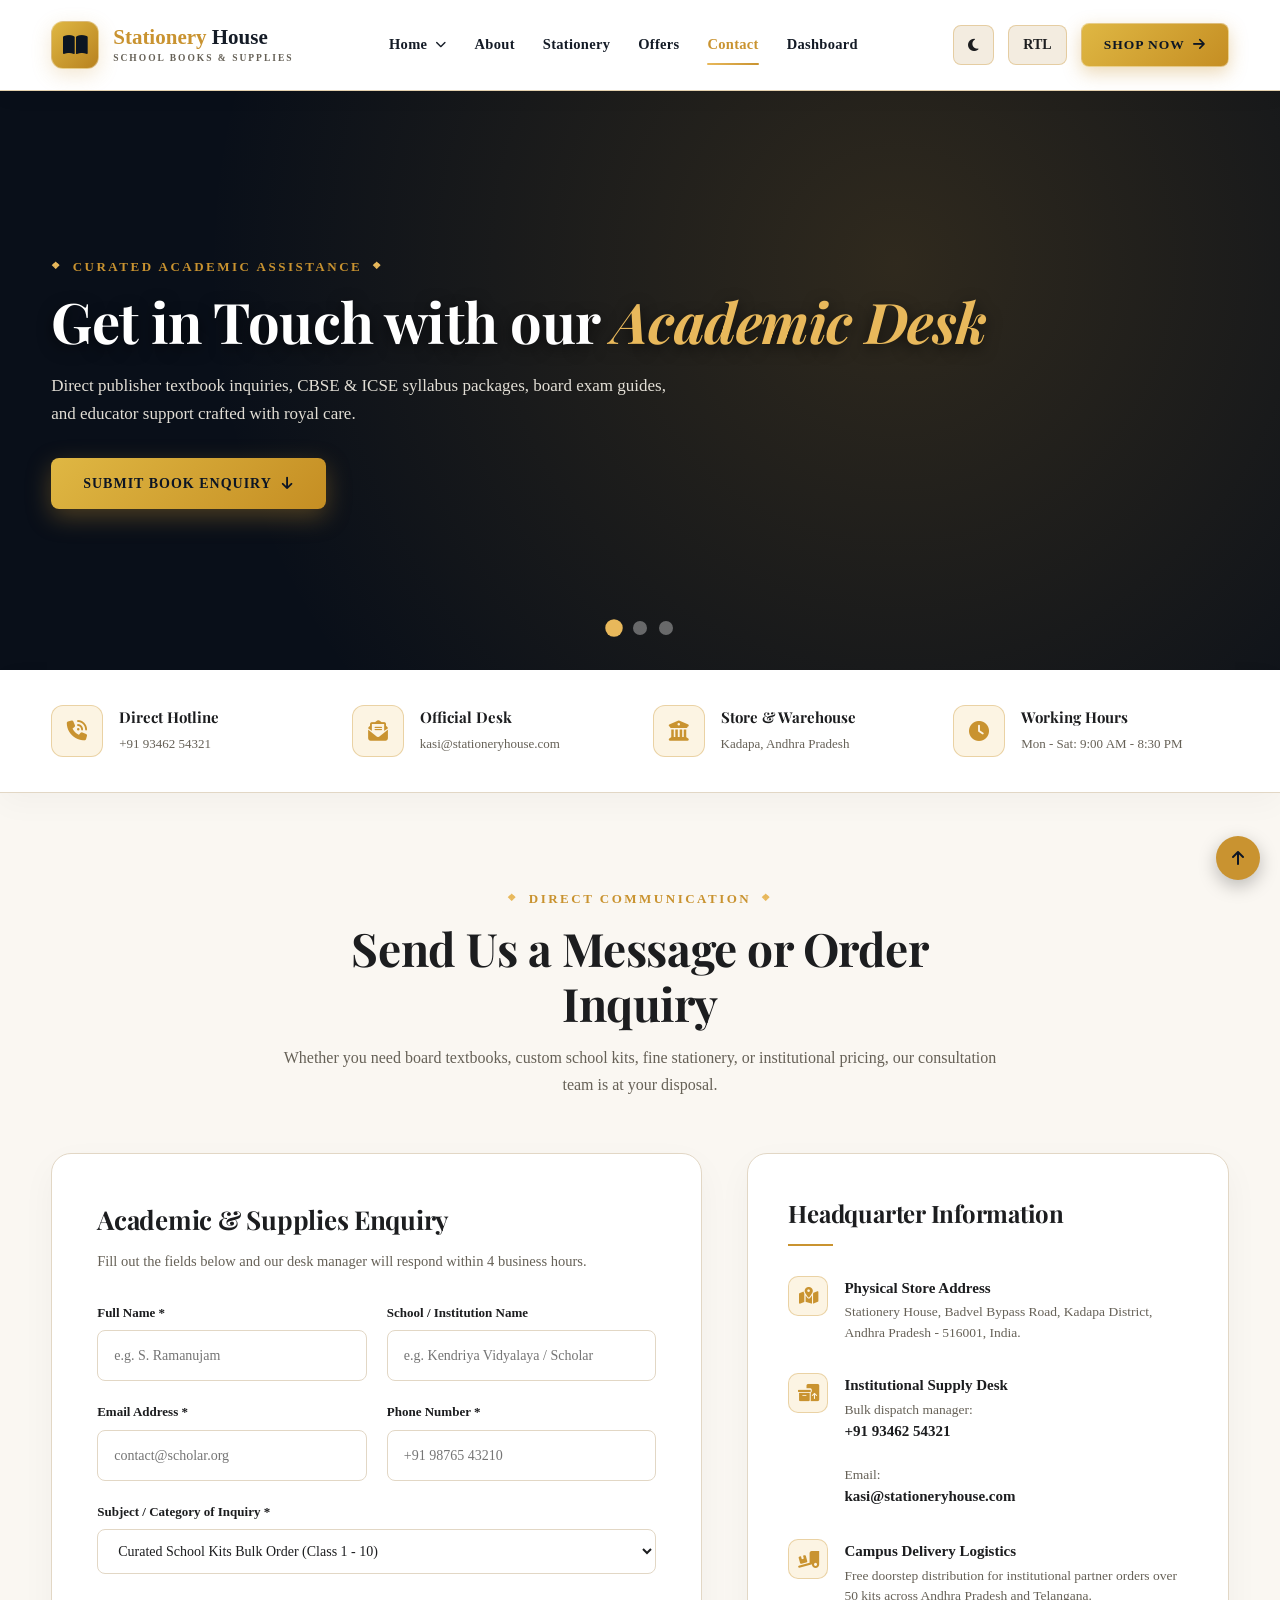
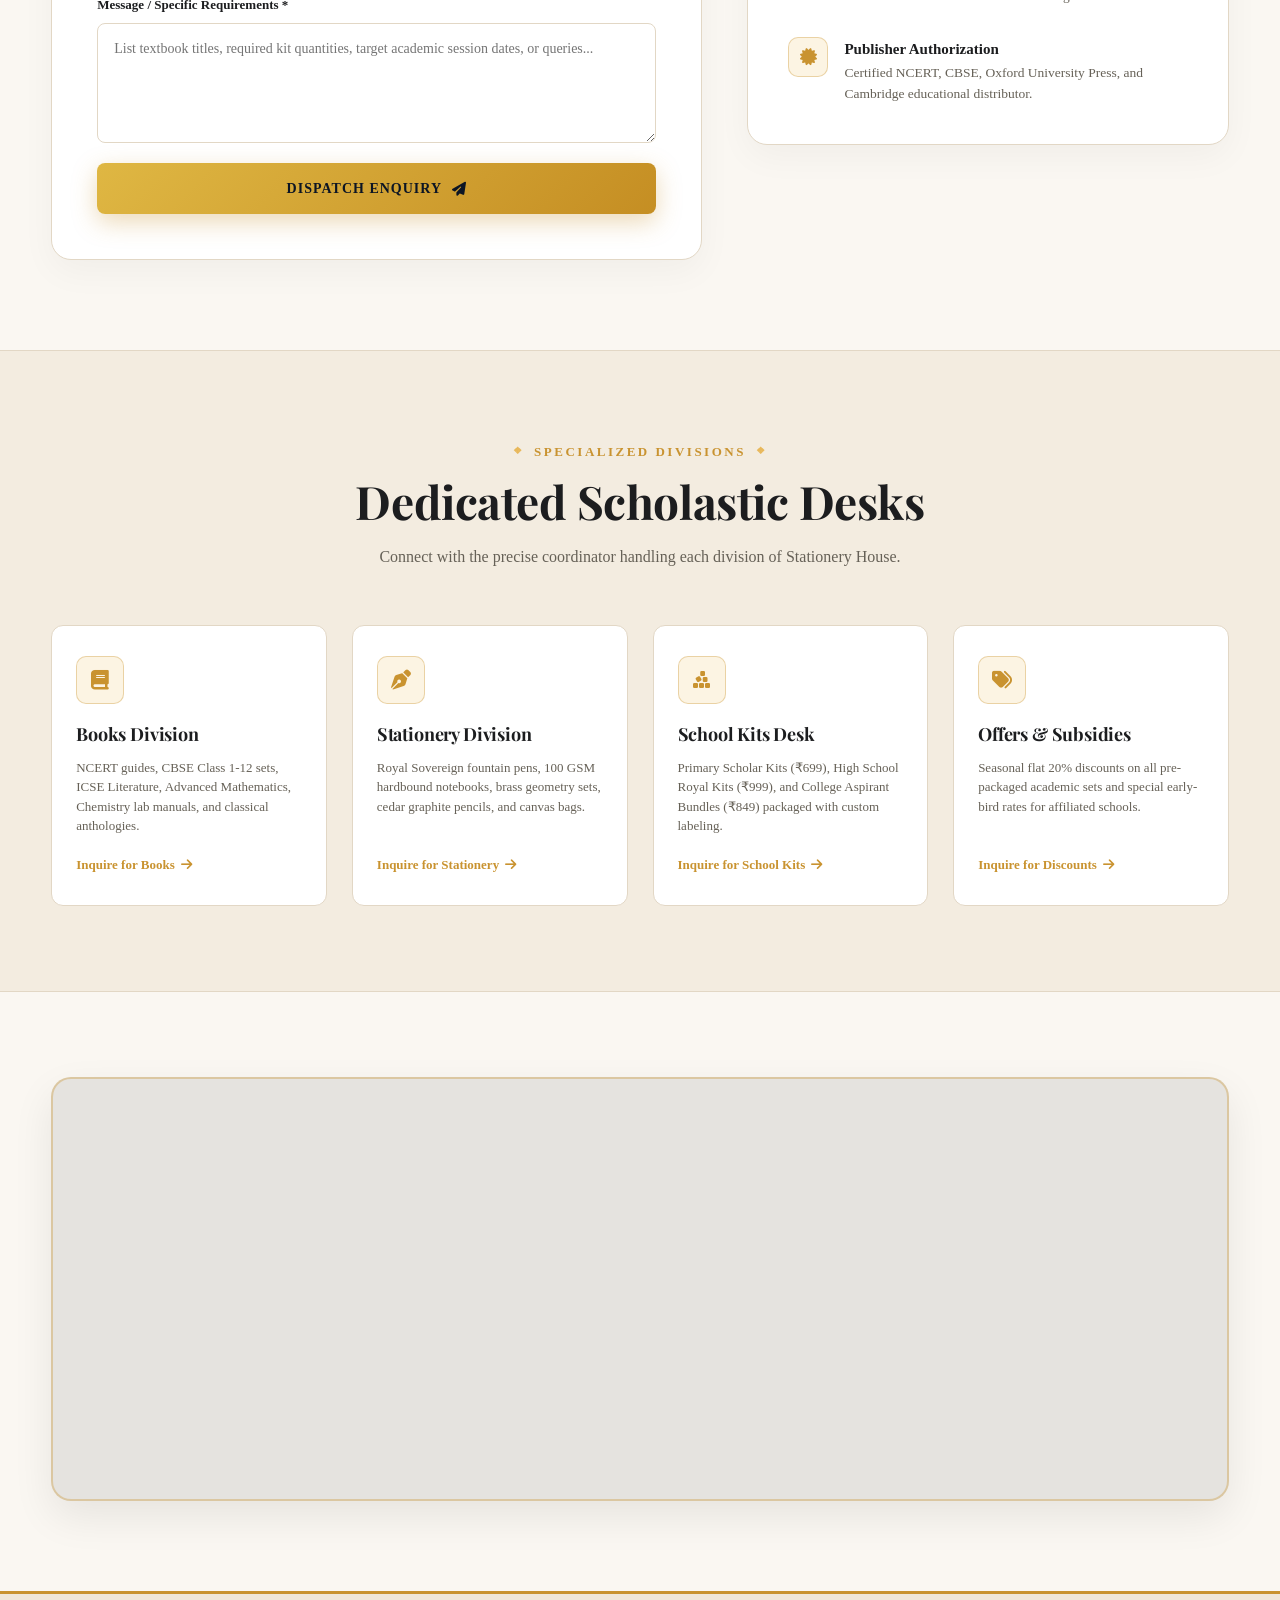
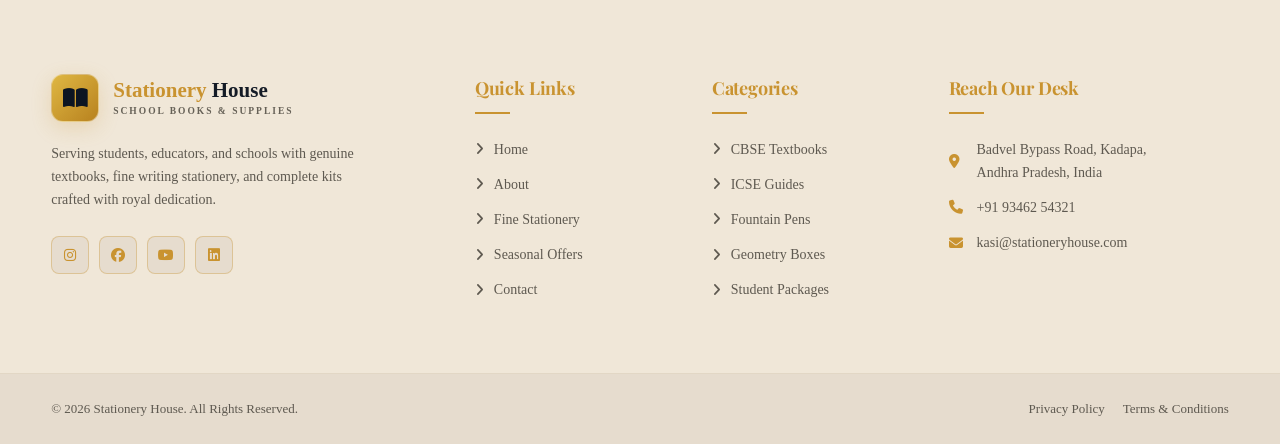
<file: contact.html>
<!DOCTYPE html>
<html lang="en" dir="ltr">

<head>
    <meta charset="UTF-8">
    <meta name="viewport" content="width=device-width, initial-scale=1.0">
    <title>Contact Us | Stationery House - School Books & Supplies</title>

    <!-- Google Fonts: Heritage Serif & Clean Sans -->
    <link rel="preconnect" href="https://fonts.googleapis.com">
    <link rel="preconnect" href="https://fonts.gstatic.com" crossorigin>
    <link href="https://fonts.googleapis.com/css2?family=Cinzel:wght@600;700;800&family=Playfair+Display:ital,wght@0,500;0,600;0,700;0,800;1,400&family=Plus+Jakarta+Sans:wght@400;500;600;700&display=swap" rel="stylesheet">
    <link rel="icon" type="image/png" href="/0d7221de-f61b-4b2c-b4a9-3c72b104271d.jpg">
    <!-- Font Awesome Icons -->
    <link rel="stylesheet" href="https://cdnjs.cloudflare.com/ajax/libs/font-awesome/6.5.2/css/all.min.css">

    <link rel="stylesheet" href="contact.css">
</head>

<body>

    <!-- ================= NAVBAR ================= -->
    <header class="navbar">
        <div class="container nav-container">
            <a href="#home" class="logo">
                <div class="logo-icon">
                    <i class="fa-solid fa-book-open"></i>
                </div>
                <div class="logo-text">
                    <span>Stationery</span> House
                    <small>School Books & Supplies</small>
                </div>
            </a>

            <!-- NAVIGATION ITEMS WITH HOME DROPDOWN -->
            <nav class="nav-links" id="navLinks">
                <!-- DROPDOWN ON HOME ITEM -->
                <div class="nav-item dropdown" id="homeDropdownItem">
                    <a href="/index.html" class="nav-link dropdown-toggle" id="homeDropdownToggle" aria-haspopup="true" aria-expanded="false">
                        <span>Home</span>
                        <i class="fa-solid fa-chevron-down nav-caret"></i>
                    </a>
                    <div class="dropdown-menu" id="homeDropdownMenu" aria-labelledby="homeDropdownToggle">
                        <a href="/index.html" class="dropdown-item">
                            <i class="fa-solid fa-home"></i>
                            <span>Home-1</span>
                        </a>
                        <a href="/home2.html" class="dropdown-item">
                            <i class="fa-solid fa-home"></i>
                            <span>Home-2</span>
                        </a>
                        
                    </div>
                </div>

                <div class="nav-item">
                    <a href="/about.html" class="nav-link">About</a>
                </div>
                <div class="nav-item">
                    <a href="/stationery.html" class="nav-link">Stationery</a>
                </div>
                
                <div class="nav-item">
                    <a href="/offers.html" class="nav-link">Offers</a>
                </div>
                <div class="nav-item">
                    <a href="/contact.html" class="nav-link active">Contact</a>
                </div>
                <div class="nav-item">
                    <a href="/dashboard.html" class="nav-link">Dashboard</a>
                </div>
            </nav>

            <!-- NAV ACTIONS: THEME + RTL + SHOP NOW -->
            <div class="nav-actions">
                <button class="theme-btn" id="themeBtn" aria-label="Toggle Theme">
                    <i class="fa-solid fa-moon"></i>
                </button>

                <button class="direction-btn" id="directionBtn" aria-label="Toggle RTL">
                    <span>RTL</span>
                </button>

                <a href="#books-desk" class="shop-btn">
                    <span>Shop Now</span>
                    <i class="fa-solid fa-arrow-right"></i>
                </a>

                <button class="menu-btn" id="menuBtn" aria-label="Open Mobile Menu">
                    <i class="fa-solid fa-bars"></i>
                </button>
            </div>
        </div>
    </header>

    <!-- ================= 3 ANIMATED CLIP PHOTOS (HERO CAROUSEL) ================= -->
    <section class="clip-hero-section" id="home">
        <div class="clip-slider-track" id="clipSliderTrack">

            <!-- CLIP PHOTO 1: Academic & Books Desk -->
            <div class="clip-slide active">
                <div class="clip-bg" style="background-image: url('https://static.vecteezy.com/system/resources/previews/074/374/418/large_2x/stack-of-books-on-wooden-desk-in-library-setting-photo.jpg');"></div>
                <div class="clip-overlay"></div>
                <div class="container clip-content">
                    <span class="vintage-ornament">Curated Academic Assistance</span>
                    <h1 class="clip-title">Get in Touch with our <span>Academic Desk</span></h1>
                    <p class="clip-desc">Direct publisher textbook inquiries, CBSE & ICSE syllabus packages, board exam guides, and educator support crafted with royal care.</p>
                    <a href="#contact-form" class="primary-btn">
                        Submit Book Enquiry <i class="fa-solid fa-arrow-down"></i>
                    </a>
                </div>
            </div>

            <!-- CLIP PHOTO 2: Fine Writing Tools & Stationery -->
            <div class="clip-slide">
                <div class="clip-bg" style="background-image: url('https://tse4.mm.bing.net/th/id/OIP.ZONGTjdDoQapwzJQj_p8JQHaEJ?r=0&rs=1&pid=ImgDetMain&o=7&rm=3');"></div>
                <div class="clip-overlay"></div>
                <div class="container clip-content">
                    <span class="vintage-ornament">Craftsmanship In Every Stroke</span>
                    <h1 class="clip-title">Fine Stationery & <span>Artisan Tools</span></h1>
                    <p class="clip-desc">Looking for custom-embossed school notebooks, gold-nib fountain pens, brass geometry sets, or fine art supplies? Our team assists individual and retail orders.</p>
                    <a href="#stationery-desk" class="primary-btn">
                        Explore Stationery Support <i class="fa-solid fa-arrow-down"></i>
                    </a>
                </div>
            </div>

            <!-- CLIP PHOTO 3: Institutional School Kits & Seasonal Deals -->
            <div class="clip-slide">
                <div class="clip-bg" style="background-image: url('https://png.pngtree.com/thumb_back/fh260/background/20230713/pngtree-d-rendering-of-modern-workspace-featuring-laptop-camera-stationery-and-supplies-image_3856699.jpg');"></div>
                <div class="clip-overlay"></div>
                <div class="container clip-content">
                    <span class="vintage-ornament">Wholesale & Institutional Desk</span>
                    <h1 class="clip-title">Curated School Kits & <span>Bulk Offers</span></h1>
                    <p class="clip-desc">All-in-one curated packages for elementary and high school campuses. Request sample kits, special 20% institutional quotas, and scheduled deliveries.</p>
                    <a href="#kits-desk" class="primary-btn">
                        Request Institutional Quotation <i class="fa-solid fa-arrow-down"></i>
                    </a>
                </div>
            </div>

        </div>

        <!-- Controls -->
        <button class="clip-arrow clip-prev" id="clipPrev" aria-label="Previous Slide">
            <i class="fa-solid fa-chevron-left"></i>
        </button>
        <button class="clip-arrow clip-next" id="clipNext" aria-label="Next Slide">
            <i class="fa-solid fa-chevron-right"></i>
        </button>

        <div class="clip-controls" id="clipDots">
            <span class="clip-dot active" data-slide="0"></span>
            <span class="clip-dot" data-slide="1"></span>
            <span class="clip-dot" data-slide="2"></span>
        </div>
    </section>

    <!-- ================= QUICK CONTACT VALUE BAR ================= -->
    <div class="contact-strip" id="quick-contact">
        <div class="container contact-grid-top">
            <div class="contact-card-top">
                <div class="card-icon"><i class="fa-solid fa-phone-volume"></i></div>
                <div>
                    <strong>Direct Hotline</strong>
                    <span>+91 93462 54321</span>
                </div>
            </div>
            <div class="contact-card-top">
                <div class="card-icon"><i class="fa-solid fa-envelope-open-text"></i></div>
                <div>
                    <strong>Official Desk</strong>
                    <span>kasi@stationeryhouse.com</span>
                </div>
            </div>
            <div class="contact-card-top">
                <div class="card-icon"><i class="fa-solid fa-building-columns"></i></div>
                <div>
                    <strong>Store & Warehouse</strong>
                    <span>Kadapa, Andhra Pradesh</span>
                </div>
            </div>
            <div class="contact-card-top">
                <div class="card-icon"><i class="fa-solid fa-clock"></i></div>
                <div>
                    <strong>Working Hours</strong>
                    <span>Mon - Sat: 9:00 AM - 8:30 PM</span>
                </div>
            </div>
        </div>
    </div>

    <!-- ================= MAIN CONTACT FORM & DETAILS SECTION ================= -->
    <section class="section" id="contact-form">
        <div class="container">
            <div class="section-header">
                <span class="vintage-ornament">Direct Communication</span>
                <h2>Send Us a Message or Order Inquiry</h2>
                <p>Whether you need board textbooks, custom school kits, fine stationery, or institutional pricing, our consultation team is at your disposal.</p>
            </div>

            <div class="contact-main-grid">

                <!-- Interactive Form -->
                <div class="form-card">
                    <h3>Academic & Supplies Enquiry</h3>
                    <p>Fill out the fields below and our desk manager will respond within 4 business hours.</p>

                    <form id="contactPageForm">
                        <div class="form-grid">
                            <div class="form-group">
                                <label for="userName">Full Name *</label>
                                <input type="text" id="userName" required placeholder="e.g. S. Ramanujam">
                            </div>

                            <div class="form-group">
                                <label for="userInstitution">School / Institution Name</label>
                                <input type="text" id="userInstitution" placeholder="e.g. Kendriya Vidyalaya / Scholar">
                            </div>

                            <div class="form-group">
                                <label for="userEmail">Email Address *</label>
                                <input type="email" id="userEmail" required placeholder="contact@scholar.org">
                            </div>

                            <div class="form-group">
                                <label for="userPhone">Phone Number *</label>
                                <input type="tel" id="userPhone" required placeholder="+91 98765 43210">
                            </div>

                            <div class="form-group full">
                                <label for="userCategory">Subject / Category of Inquiry *</label>
                                <select id="userCategory">
                                    <option value="school-kits">Curated School Kits Bulk Order (Class 1 - 10)</option>
                                    <option value="books">CBSE / ICSE / State Board Textbooks Consignment</option>
                                    <option value="stationery">Fine Writing Tools & Paper Goods Bulk Order</option>
                                    <option value="offers">Seasonal Institutional 20% Discount Verification</option>
                                    <option value="custom">Custom Student Kit Packaging Request</option>
                                </select>
                            </div>

                            <div class="form-group full">
                                <label for="userMessage">Message / Specific Requirements *</label>
                                <textarea id="userMessage" rows="4" required placeholder="List textbook titles, required kit quantities, target academic session dates, or queries..."></textarea>
                            </div>

                            <div class="form-group full">
                                <button type="submit" class="primary-btn" style="width: 100%;">
                                    <span>Dispatch Enquiry</span>
                                    <i class="fa-solid fa-paper-plane"></i>
                                </button>
                            </div>
                        </div>
                    </form>
                </div>

                <!-- Contact Overview Information -->
                <div class="info-card">
                    <h3>Headquarter Information</h3>

                    <div class="info-item">
                        <i class="fa-solid fa-map-location-dot"></i>
                        <div>
                            <strong>Physical Store Address</strong>
                            <p>Stationery House, Badvel Bypass Road, Kadapa District, Andhra Pradesh - 516001, India.</p>
                        </div>
                    </div>

                    <div class="info-item">
                        <i class="fa-solid fa-boxes-packing"></i>
                        <div>
                            <strong>Institutional Supply Desk</strong>
                            <p>Bulk dispatch manager: <strong>+91 93462 54321</strong><br>Email: <strong>kasi@stationeryhouse.com</strong></p>
                        </div>
                    </div>

                    <div class="info-item">
                        <i class="fa-solid fa-truck-ramp-box"></i>
                        <div>
                            <strong>Campus Delivery Logistics</strong>
                            <p>Free doorstep distribution for institutional partner orders over 50 kits across Andhra Pradesh and Telangana.</p>
                        </div>
                    </div>

                    <div class="info-item">
                        <i class="fa-solid fa-certificate"></i>
                        <div>
                            <strong>Publisher Authorization</strong>
                            <p>Certified NCERT, CBSE, Oxford University Press, and Cambridge educational distributor.</p>
                        </div>
                    </div>
                </div>

            </div>
        </div>
    </section>

    <!-- ================= DEPARTMENT DESKS ================= -->
    <section class="department-section" id="academic-desks">
        <div class="container">
            <div class="section-header">
                <span class="vintage-ornament">Specialized Divisions</span>
                <h2>Dedicated Scholastic Desks</h2>
                <p>Connect with the precise coordinator handling each division of Stationery House.</p>
            </div>

            <div class="dept-grid">

                <!-- BOOKS DESK -->
                <div class="dept-card" id="books-desk">
                    <div class="dept-icon"><i class="fa-solid fa-book"></i></div>
                    <h4>Books Division</h4>
                    <p>NCERT guides, CBSE Class 1-12 sets, ICSE Literature, Advanced Mathematics, Chemistry lab manuals, and classical anthologies.</p>
                    <a href="/stationery.html" class="select-dept" data-cat="books">Inquire for Books <i class="fa-solid fa-arrow-right"></i></a>
                </div>

                <!-- STATIONERY DESK -->
                <div class="dept-card" id="stationery-desk">
                    <div class="dept-icon"><i class="fa-solid fa-pen-nib"></i></div>
                    <h4>Stationery Division</h4>
                    <p>Royal Sovereign fountain pens, 100 GSM hardbound notebooks, brass geometry sets, cedar graphite pencils, and canvas bags.</p>
                    <a href="/stationery.html" class="select-dept" data-cat="stationery">Inquire for Stationery <i class="fa-solid fa-arrow-right"></i></a>
                </div>

                <!-- SCHOOL KITS DESK -->
                <div class="dept-card" id="kits-desk">
                    <div class="dept-icon"><i class="fa-solid fa-cubes-stacked"></i></div>
                    <h4>School Kits Desk</h4>
                    <p>Primary Scholar Kits (₹699), High School Royal Kits (₹999), and College Aspirant Bundles (₹849) packaged with custom labeling.</p>
                    <a href="/stationery.html" class="select-dept" data-cat="school-kits">Inquire for School Kits <i class="fa-solid fa-arrow-right"></i></a>
                </div>

                <!-- OFFERS DESK -->
                <div class="dept-card" id="offers-desk">
                    <div class="dept-icon"><i class="fa-solid fa-tags"></i></div>
                    <h4>Offers & Subsidies</h4>
                    <p>Seasonal flat 20% discounts on all pre-packaged academic sets and special early-bird rates for affiliated schools.</p>
                    <a href="/offers.html" class="select-dept" data-cat="offers">Inquire for Discounts <i class="fa-solid fa-arrow-right"></i></a>
                </div>

            </div>
        </div>
    </section>

    <!-- ================= MAP EMBED SECTION ================= -->
    <section class="map-section" id="store-map">
        <div class="container">
            <div class="map-wrapper">
                <iframe 
                    title="Stationery House Location Map"
                    src="https://www.google.com/maps/embed?pb=!1m18!1m12!1m3!1d123862.06737522509!2d78.75143302098656!3d14.479361732644268!2m3!1f0!2f0!3f0!3m2!1i1024!2i768!4f13.1!3m3!1m2!1s0x3bb37207c4d5db21%3A0xb36efae74beee92a!2sKadapa%2C%20Andhra%20Pradesh!5e0!3m2!1sen!2sin!4v1700000000000!5m2!1sen!2sin" 
                    allowfullscreen="" 
                    loading="lazy">
                </iframe>
            </div>
        </div>
    </section>

    <!-- ================= FOOTER ================= -->
    <footer>
        <div class="container footer-grid">
            <div class="footer-brand">
                <a href="#home" class="logo">
                    <div class="logo-icon">
                        <i class="fa-solid fa-book-open"></i>
                    </div>
                    <div class="logo-text">
                        <span>Stationery</span> House
                        <small>School Books & Supplies</small>
                    </div>
                </a>
                <p>
                    Serving students, educators, and schools with genuine textbooks, fine writing stationery, and complete kits crafted with royal dedication.
                </p>
                <div class="social-row">
                    <a href="#" class="social-link" aria-label="Instagram"><i class="fa-brands fa-instagram"></i></a>
                    <a href="#" class="social-link" aria-label="Facebook"><i class="fa-brands fa-facebook"></i></a>
                    <a href="#" class="social-link" aria-label="YouTube"><i class="fa-brands fa-youtube"></i></a>
                    <a href="#" class="social-link" aria-label="LinkedIn"><i class="fa-brands fa-linkedin"></i></a>
                </div>
            </div>

            <div class="footer-links">
                <h4>Quick Links</h4>
                <a href="#home"><i class="fa-solid fa-angle-right"></i> Home</a>
                <a href="#books-desk"><i class="fa-solid fa-angle-right"></i> About</a>
                <a href="#stationery-desk"><i class="fa-solid fa-angle-right"></i> Fine Stationery</a>
                <a href="#kits-desk"><i class="fa-solid fa-angle-right"></i> Seasonal Offers</a>
                <a href="#offers-desk"><i class="fa-solid fa-angle-right"></i>Contact</a>
            </div>

            <div class="footer-links">
                <h4>Categories</h4>
                <a href="#books-desk"><i class="fa-solid fa-angle-right"></i> CBSE Textbooks</a>
                <a href="#books-desk"><i class="fa-solid fa-angle-right"></i> ICSE Guides</a>
                <a href="#stationery-desk"><i class="fa-solid fa-angle-right"></i> Fountain Pens</a>
                <a href="#stationery-desk"><i class="fa-solid fa-angle-right"></i> Geometry Boxes</a>
                <a href="#kits-desk"><i class="fa-solid fa-angle-right"></i> Student Packages</a>
            </div>

            <div class="footer-contact">
                <h4>Reach Our Desk</h4>
                <p>
                    <i class="fa-solid fa-location-dot"></i>
                    Badvel Bypass Road, Kadapa,<br>Andhra Pradesh, India
                </p>
                <p>
                    <i class="fa-solid fa-phone"></i>
                    +91 93462 54321
                </p>
                <p>
                    <i class="fa-solid fa-envelope"></i>
                    kasi@stationeryhouse.com
                </p>
            </div>
        </div>

        <div class="copyright-bar">
            <div class="container copyright-flex">
                <p>© 2026 Stationery House. All Rights Reserved.</p>
                <div>
                    <a href="#" style="margin-right: 15px;">Privacy Policy</a>
                    <a href="#">Terms & Conditions</a>
                </div>
            </div>
        </div>
    </footer>

    <!-- BACK TO TOP BUTTON -->
    <a href="#home" class="back-to-top" aria-label="Scroll to Top">
        <i class="fa-solid fa-arrow-up"></i>
    </a>

    <!-- TOAST NOTIFICATION -->
    <div class="toast-msg" id="toastMsg">
        Message dispatched successfully ✓
    </div>

    <!-- ================= JAVASCRIPT ================= -->
    <script src="contact.js">
       
    </script>
</body>
</html>
</file>
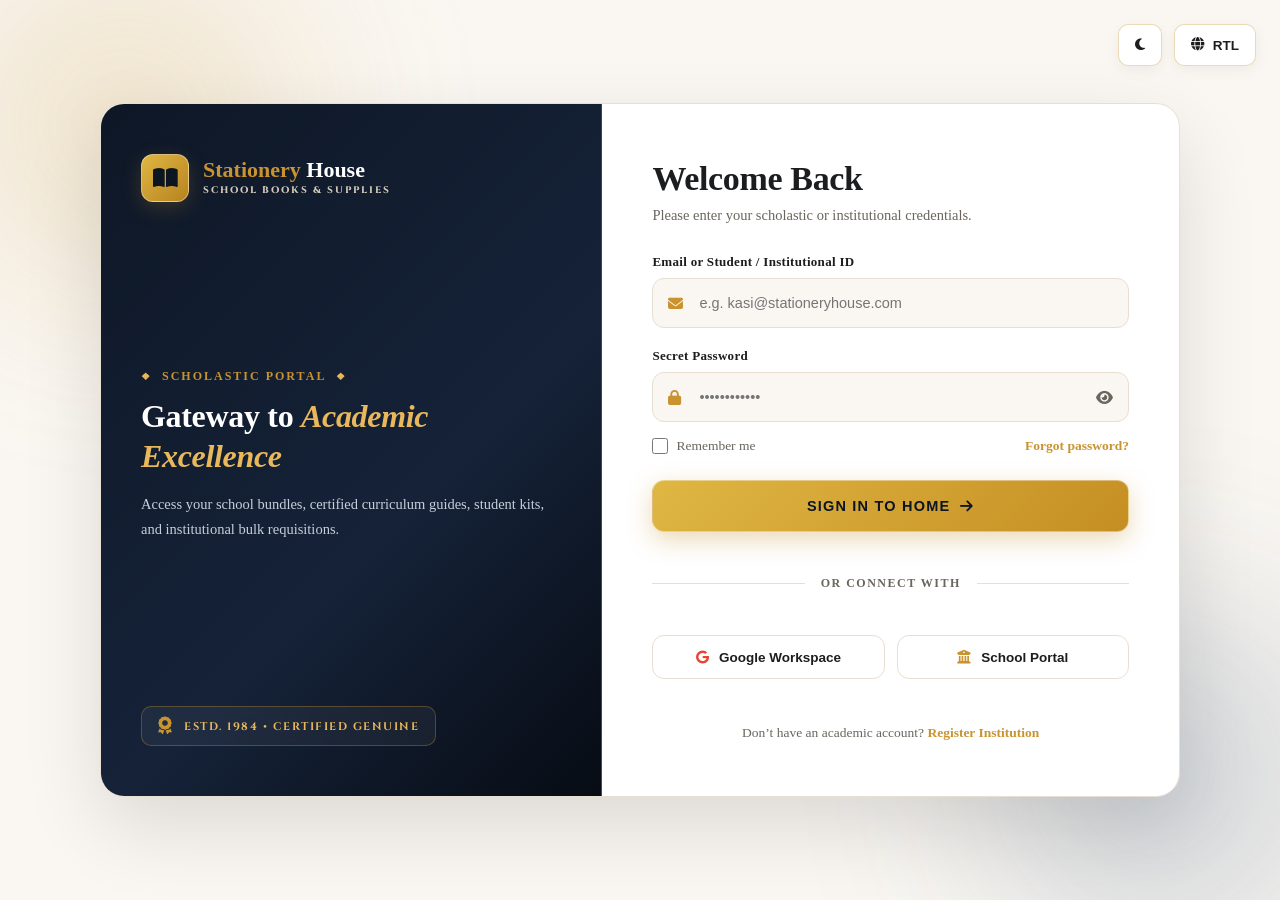
<file: login.html>
<!DOCTYPE html>
<html lang="en" dir="ltr">

<head>
    <meta charset="UTF-8">
    <meta name="viewport" content="width=device-width, initial-scale=1.0">
    <title>Sign In | Stationery House - School Books & Supplies</title>

    <!-- Google Fonts: Heritage Serif & Clean Sans -->
    <link rel="preconnect" href="https://fonts.googleapis.com">
    <link rel="preconnect" href="https://fonts.gstatic.com" crossorigin>
    <link href="https://fonts.googleapis.com/css2?family=Cinzel:wght@600;700;800&family=Playfair+Display:ital,wght@0,500;0,600;0,700;0,800;1,400&family=Plus+Jakarta+Sans:wght@400;500;600;700&display=swap" rel="stylesheet">
    <link rel="icon" type="image/png" href="/0d7221de-f61b-4b2c-b4a9-3c72b104271d.jpg">
    <!-- Font Awesome 6.5.2 Icons -->
    <link rel="stylesheet" href="https://cdnjs.cloudflare.com/ajax/libs/font-awesome/6.5.2/css/all.min.css">

    <link rel="stylesheet" href="login.css">
</head>

<body>

    <!-- ================= TOP FLOATING UTILITIES ================= -->
    <div class="utility-bar">
        <button class="util-btn" id="themeBtn" aria-label="Toggle Theme">
            <i class="fa-solid fa-moon"></i>
           
        </button>

        <button class="util-btn" id="directionBtn" aria-label="Toggle Direction">
            <i class="fa-solid fa-globe"></i>
            <span id="dirBtnText">RTL</span>
        </button>
    </div>

    <!-- ================= MAIN AUTHENTICATION CARD ================= -->
    <main class="auth-container">

        <!-- LEFT PANEL: BRAND & HERITAGE -->
        <section class="auth-visual-panel">
            <div class="auth-visual-bg"></div>

            <div class="auth-visual-content">
                <a href="/index.html" class="logo">
                    <div class="logo-icon">
                        <i class="fa-solid fa-book-open"></i>
                    </div>
                    <div class="logo-text">
                        <span>Stationery</span> House
                        <small>School Books & Supplies</small>
                    </div>
                </a>
            </div>

            <div class="heritage-statement">
                <span class="vintage-ornament">Scholastic Portal</span>
                <h2>Gateway to <span>Academic Excellence</span></h2>
                <p>Access your school bundles, certified curriculum guides, student kits, and institutional bulk requisitions.</p>
            </div>

            <div class="stamp-badge-compact">
                <i class="fa-solid fa-award"></i>
                <span>Estd. 1984 • Certified Genuine</span>
            </div>
        </section>

        <!-- RIGHT PANEL: SIGN IN FORM -->
        <section class="auth-form-panel">
            <div class="form-header">
                <h1>Welcome Back</h1>
                <p>Please enter your scholastic or institutional credentials.</p>
            </div>

            <form class="auth-form" id="loginForm">
                <div class="form-group">
                    <label class="form-label" for="userEmail">Email or Student / Institutional ID</label>
                    <div class="input-wrap">
                        <i class="fa-solid fa-envelope input-icon"></i>
                        <input type="text" id="userEmail" class="auth-input" placeholder="e.g. kasi@stationeryhouse.com" required autocomplete="username">
                    </div>
                </div>

                <!-- Password -->
                <div class="form-group">
                    <label class="form-label" for="userPassword">Secret Password</label>
                    <div class="input-wrap">
                        <i class="fa-solid fa-lock input-icon"></i>
                        <input type="password" id="userPassword" class="auth-input" placeholder="••••••••••••" required autocomplete="current-password">
                        <button type="button" class="toggle-password" id="togglePasswordBtn" aria-label="Toggle password visibility">
                            <i class="fa-solid fa-eye" id="togglePasswordIcon"></i>
                        </button>
                    </div>
                </div>

                <!-- Remember Me & Forgot Password -->
                <div class="form-options">
                    <label class="remember-wrap">
                        <input type="checkbox" id="rememberMe">
                        <span>Remember me</span>
                    </label>
                    <a href="#" class="forgot-link" id="forgotPasswordLink">Forgot password?</a>
                </div>

                <!-- Submit Button -->
                <button type="submit" class="submit-btn" id="submitBtn">
                    <span>Sign In to Home</span>
                    <i class="fa-solid fa-arrow-right"></i>
                </button>

                <div class="auth-divider">
                    <span>Or Connect With</span>
                </div>

                <!-- Institutional / Fast Logins -->
                <div class="social-auth-grid">
                    <button type="button" class="social-auth-btn" onclick="simulateOAuth('Google')">
                        <i class="fa-brands fa-google" style="color: #ea4335;"></i>
                        <span>Google Workspace</span>
                    </button>
                    <button type="button" class="social-auth-btn" onclick="simulateOAuth('Institutional Portal')">
                        <i class="fa-solid fa-building-columns" style="color: var(--gold-primary);"></i>
                        <span>School Portal</span>
                    </button>
                </div>

                <div class="auth-footer">
                    Don’t have an academic account? 
                    <a href="#" id="registerLink">Register Institution</a>
                </div>
            </form>
        </section>

    </main>

    <!-- TOAST NOTIFICATION -->
    <div class="toast-msg" id="toastMsg">
        <i class="fa-solid fa-circle-check" style="color: var(--gold-light);"></i>
        <span id="toastText">Signed in successfully!</span>
    </div>

    <!-- ================= JAVASCRIPT ================= -->
    <script src="login.js">
        
    </script>
</body>
</html>
</file>
<file: contact.css>
:root {
            --bg-body: #faf7f2;
            --bg-card: #ffffff;
            --bg-surface: #f3ece0;
            --header-bg: rgba(255, 255, 255, 0.94);
            --header-border: rgba(201, 147, 48, 0.35);
            --header-text: #141b26;
            --footer-bg: #f0e7d8;
            --footer-card-bg: #e6dcce;
            --footer-text: #1d2129;
            --footer-text-muted: #5e5950;
            --text-main: #1c1d1f;
            --text-muted: #666157;
            --royal-navy: #0e1726;
            --gold-primary: #c99330;
            --gold-light: #e8b85b;
            --gold-soft: #fcf4e3;
            --gold-border: rgba(201, 147, 48, 0.35);
            --gold-shadow: rgba(201, 147, 48, 0.22);
            --border-soft: #e2d7c5;
            --input-bg: #ffffff;
            --radius-md: 12px;
            --radius-lg: 20px;
            --transition-smooth: all 0.35s cubic-bezier(0.25, 0.8, 0.25, 1);
        }

        body.dark {
            --bg-body: #0d131d;
            --bg-card: #151e2b;
            --bg-surface: #192332;
            --header-bg: #090e17;
            --header-border: rgba(201, 147, 48, 0.25);
            --header-text: #ffffff;
            --footer-bg: #060a10;
            --footer-card-bg: #0d1420;
            --footer-text: #f0ede6;
            --footer-text-muted: #9ba7b7;
            --text-main: #f0ede6;
            --text-muted: #a6b2c0;
            --gold-soft: rgba(201, 147, 48, 0.12);
            --border-soft: #243245;
            --input-bg: #131b27;
        }

        * {
            margin: 0;
            padding: 0;
            box-sizing: border-box;
        }

        html {
            scroll-behavior: smooth;
            scroll-padding-top: 95px;
        }

        body {
            font-family: Georgia, 'Times New Roman', Times, serif;
            background: var(--bg-body);
            color: var(--text-main);
            line-height: 1.65;
            overflow-x: hidden;
            transition: background 0.35s ease, color 0.35s ease;
        }

        h1, h2, h3, h4, .font-serif {
            font-family: 'Playfair Display', Georgia, serif;
            letter-spacing: -0.01em;
        }

        .font-royal {
            font-family: 'Cinzel', serif;
            letter-spacing: 1.5px;
        }

        a {
            text-decoration: none;
            color: inherit;
        }

        button, input, textarea, select {
            font: inherit;
        }

        button {
            cursor: pointer;
            border: none;
            outline: none;
        }

        img {
            width: 100%;
            height: auto;
            display: block;
        }

        .container {
            width: min(1220px, 92%);
            margin: auto;
        }

        /* Vintage Badge & Accents */
        .vintage-ornament {
            display: inline-flex;
            align-items: center;
            gap: 10px;
            color: var(--gold-primary);
            font-size: 13px;
            font-weight: 700;
            text-transform: uppercase;
            letter-spacing: 2.5px;
            margin-bottom: 12px;
        }

        .vintage-ornament::before,
        .vintage-ornament::after {
            content: "❖";
            font-size: 10px;
            color: var(--gold-light);
        }

        /* ================= NAVBAR ================= */
        .navbar {
            position: fixed;
            top: 0;
            left: 0;
            width: 100%;
            z-index: 1000;
            background: var(--header-bg);
            border-bottom: 1px solid var(--header-border);
            box-shadow: 0 4px 20px rgba(0, 0, 0, 0.06);
            transition: background 0.35s ease, border-color 0.35s ease;
        }

        .nav-container {
            height: 90px;
            display: flex;
            align-items: center;
            justify-content: space-between;
        }

        .logo {
            display: flex;
            align-items: center;
            gap: 14px;
        }

        .logo-icon {
            width: 48px;
            height: 48px;
            border-radius: 12px;
            background: linear-gradient(135deg, #dfb743, #b8821f);
            color: #0c1522;
            display: grid;
            place-items: center;
            font-size: 22px;
            box-shadow: 0 6px 20px var(--gold-shadow);
            border: 1px solid rgba(255, 255, 255, 0.4);
            flex-shrink: 0;
        }

        .logo-text {
            color: var(--header-text);
            font-size: 21px;
            font-weight: 800;
            line-height: 1.1;
            font-family: Georgia, 'Times New Roman', Times, serif;
            transition: color 0.35s ease;
        }

        .logo-text span {
            color: var(--gold-primary);
        }

        .logo-text small {
            display: block;
            color: var(--text-muted);
            font-size: 9.5px;
            letter-spacing: 2px;
            margin-top: 4px;
            font-family: Georgia, 'Times New Roman', Times, serif;
            text-transform: uppercase;
        }

        /* ================= NAV LINKS & DROPDOWN ================= */
        .nav-links {
            display: flex;
            align-items: center;
            gap: 28px;
        }

        .nav-item {
            position: relative;
        }

        .nav-links > .nav-item > a {
            position: relative;
            color: var(--header-text);
            font-size: 14.5px;
            font-weight: 600;
            padding: 10px 0;
            display: flex;
            align-items: center;
            gap: 6px;
            letter-spacing: 0.3px;
            transition: var(--transition-smooth);
        }

        .nav-links > .nav-item > a:hover,
        .nav-links > .nav-item > a.active {
            color: var(--gold-primary);
        }

        .nav-links > .nav-item > a::after {
            content: "";
            position: absolute;
            left: 0;
            bottom: 2px;
            width: 0;
            height: 2px;
            border-radius: 4px;
            background: linear-gradient(90deg, var(--gold-light), var(--gold-primary));
            transition: var(--transition-smooth);
        }

        .nav-links > .nav-item > a:hover::after,
        .nav-links > .nav-item > a.active::after {
            width: 100%;
        }

        .nav-caret {
            font-size: 11px;
            margin-left: 2px;
            transition: transform 0.3s ease;
        }

        .nav-item.dropdown:hover .nav-caret,
        .nav-item.dropdown.open .nav-caret {
            transform: rotate(180deg);
            color: var(--gold-primary);
        }

        /* Desktop Dropdown Menu */
        .dropdown-menu {
            position: absolute;
            top: calc(100% + 8px);
            left: -12px;
            min-width: 260px;
            background: var(--bg-card);
            border: 1px solid var(--gold-border);
            border-radius: var(--radius-md);
            box-shadow: 0 16px 35px rgba(0, 0, 0, 0.12);
            padding: 10px 0;
            opacity: 0;
            visibility: hidden;
            transform: translateY(12px);
            transition: var(--transition-smooth);
            z-index: 1100;
            display: flex;
            flex-direction: column;
        }

        /* Bridge hover area so dropdown doesn't close on slight mouse leave */
        .dropdown-menu::before {
            content: "";
            position: absolute;
            top: -12px;
            left: 0;
            width: 100%;
            height: 12px;
        }

        .nav-item.dropdown:hover .dropdown-menu,
        .nav-item.dropdown:focus-within .dropdown-menu,
        .nav-item.dropdown.open .dropdown-menu {
            opacity: 1;
            visibility: visible;
            transform: translateY(0);
        }

        .dropdown-item {
            display: flex;
            align-items: center;
            gap: 12px;
            padding: 11px 20px;
            color: var(--text-main);
            font-size: 13.5px;
            font-weight: 600;
            transition: var(--transition-smooth);
            border-left: 3px solid transparent;
        }

        .dropdown-item i {
            width: 20px;
            color: var(--gold-primary);
            font-size: 14px;
            text-align: center;
            transition: transform 0.25s ease;
        }

        .dropdown-item:hover {
            background: var(--gold-soft);
            color: var(--gold-primary);
            border-left-color: var(--gold-primary);
            padding-left: 24px;
        }

        .dropdown-item:hover i {
            transform: scale(1.15);
        }

        .dropdown-divider {
            height: 1px;
            background: var(--border-soft);
            margin: 6px 16px;
        }

        /* ================= NAV ACTIONS ================= */
        .nav-actions {
            display: flex;
            align-items: center;
            gap: 14px;
        }

        .theme-btn, .direction-btn {
            background: var(--bg-surface);
            color: var(--text-main);
            border: 1px solid var(--gold-border);
            border-radius: 8px;
            height: 40px;
            display: inline-flex;
            align-items: center;
            justify-content: center;
            padding: 0 14px;
            font-size: 14px;
            font-weight: 600;
            transition: var(--transition-smooth);
        }

        .theme-btn:hover, .direction-btn:hover {
            background: var(--gold-primary);
            color: #0c1524;
            border-color: var(--gold-primary);
        }

        .shop-btn {
            background: linear-gradient(135deg, #dfb743, #c58e23);
            color: #0d1624;
            padding: 10px 22px;
            border-radius: 8px;
            font-weight: 700;
            font-size: 13.5px;
            text-transform: uppercase;
            letter-spacing: 1px;
            display: inline-flex;
            align-items: center;
            gap: 8px;
            box-shadow: 0 6px 18px rgba(201, 147, 48, 0.35);
            transition: var(--transition-smooth);
            border: 1px solid rgba(255, 255, 255, 0.4);
        }

        .shop-btn:hover {
            transform: translateY(-2px);
            box-shadow: 0 10px 24px rgba(201, 147, 48, 0.5);
            filter: brightness(1.08);
        }

        .menu-btn {
            display: none;
            background: transparent;
            color: var(--header-text);
            font-size: 24px;
        }

        /* ================= ANIMATED CLIP PHOTOS (HERO CAROUSEL) ================= */
        .clip-hero-section {
            position: relative;
            height: 580px;
            overflow: hidden;
            background: #090f19;
            color: #fff;
            margin-top: 90px;
        }

        .clip-slider-track {
            position: relative;
            width: 100%;
            height: 100%;
        }

        .clip-slide {
            position: absolute;
            inset: 0;
            opacity: 0;
            visibility: hidden;
            transition: opacity 1s cubic-bezier(0.4, 0, 0.2, 1);
            display: flex;
            align-items: center;
        }

        .clip-slide.active {
            opacity: 1;
            visibility: visible;
        }

        .clip-bg {
            position: absolute;
            inset: 0;
            background-size: cover;
            background-position: center;
            filter: brightness(1.0);
            transform: scale(1);
            animation: panZoom 8s infinite alternate ease-in-out;
        }

        @keyframes panZoom {
            0% { transform: scale(1.02) translate(0, 0); }
            100% { transform: scale(1.12) translate(-1%, -1%); }
        }

        .clip-overlay {
            position: absolute;
            inset: 0;
            background: radial-gradient(circle at 70% 30%, rgba(201, 147, 48, 0.2), transparent 70%),
                        linear-gradient(to right, rgba(9, 15, 25, 0.95) 20%, rgba(9, 15, 25, 0.65) 65%, rgba(9, 15, 25, 0.88) 100%);
            z-index: 2;
        }

        .clip-content {
            position: relative;
            z-index: 3;
            max-width: 7600px;
        }

        .clip-title {
            font-size: clamp(36px, 5.2vw, 56px);
            line-height: 1.15;
            margin-bottom: 18px;
            color: #ffffff;
            text-shadow: 0 4px 15px rgba(0, 0, 0, 0.6);
        }

        .clip-title span {
            color: var(--gold-light);
            font-style: italic;
        }

        .clip-desc {
            font-size: 17px;
            color: #e2ded5;
            margin-bottom: 30px;
            max-width: 620px;
        }

        .clip-controls {
            position: absolute;
            bottom: 35px;
            left: 50%;
            transform: translateX(-50%);
            z-index: 10;
            display: flex;
            gap: 12px;
        }

        .clip-dot {
            width: 14px;
            height: 14px;
            border-radius: 50%;
            background: rgba(255, 255, 255, 0.35);
            cursor: pointer;
            transition: var(--transition-smooth);
        }

        .clip-dot.active {
            background: var(--gold-light);
            transform: scale(1.25);
        }

        .clip-arrow {
            
        
            background: rgba(14, 23, 38, 0.7);
            border: 1px solid rgba(201, 147, 48, 0.5);
            color: var(--gold-light);
            display: grid;
            place-items: center;
            font-size: 18px;
            transition: var(--transition-smooth);
        }

        .clip-arrow:hover {
            background: var(--gold-primary);
            color: #0c1524;
        }

        .clip-prev { left: 25px; }
        .clip-next { right: 25px; }

        /* ================= QUICK CONTACT STATS ================= */
        .contact-strip {
            background: var(--bg-card);
            border-bottom: 1px solid var(--border-soft);
            box-shadow: 0 10px 30px rgba(0, 0, 0, 0.03);
            position: relative;
            z-index: 5;
        }

        .contact-grid-top {
            display: grid;
            grid-template-columns: repeat(4, 1fr);
            padding: 35px 0;
            gap: 25px;
        }

        .contact-card-top {
            display: flex;
            align-items: center;
            gap: 16px;
        }

        .contact-card-top .card-icon {
            width: 52px;
            height: 52px;
            border-radius: 12px;
            background: var(--gold-soft);
            color: var(--gold-primary);
            display: grid;
            place-items: center;
            font-size: 20px;
            flex-shrink: 0;
            border: 1px solid var(--gold-border);
        }

        .contact-card-top strong {
            display: block;
            font-size: 15px;
            color: var(--text-main);
            font-family: 'Playfair Display', serif;
        }

        .contact-card-top span {
            color: var(--text-muted);
            font-size: 13px;
        }

        /* ================= MAIN CONTACT SECTION ================= */
        .section {
            padding: 90px 0;
        }

        .section-header {
            text-align: center;
            max-width: 720px;
            margin: 0 auto 55px;
        }

        .section-header h2 {
            font-size: clamp(32px, 4vw, 46px);
            color: var(--text-main);
            line-height: 1.2;
            margin-bottom: 14px;
        }

        .section-header p {
            color: var(--text-muted);
            font-size: 16px;
        }

        .contact-main-grid {
            display: grid;
            grid-template-columns: 1.15fr 0.85fr;
            gap: 45px;
            align-items: start;
        }

        .form-card {
            background: var(--bg-card);
            border: 1px solid var(--border-soft);
            border-radius: var(--radius-lg);
            padding: 45px;
            box-shadow: 0 12px 35px rgba(0, 0, 0, 0.04);
        }

        .form-card h3 {
            font-size: 26px;
            margin-bottom: 8px;
            color: var(--text-main);
        }

        .form-card p {
            color: var(--text-muted);
            font-size: 14.5px;
            margin-bottom: 28px;
        }

        .form-grid {
            display: grid;
            grid-template-columns: repeat(2, 1fr);
            gap: 20px;
        }

        .form-group {
            display: flex;
            flex-direction: column;
            gap: 7px;
        }

        .form-group.full {
            grid-column: 1 / -1;
        }

        .form-group label {
            font-size: 13px;
            font-weight: 600;
            color: var(--text-main);
        }

        .form-group input,
        .form-group select,
        .form-group textarea {
            width: 100%;
            padding: 13px 16px;
            background: var(--input-bg);
            border: 1px solid var(--border-soft);
            border-radius: 8px;
            color: var(--text-main);
            font-size: 14px;
            transition: var(--transition-smooth);
        }

        .form-group input:focus,
        .form-group select:focus,
        .form-group textarea:focus {
            outline: none;
            border-color: var(--gold-primary);
            box-shadow: 0 0 0 3px rgba(201, 147, 48, 0.18);
        }

        .primary-btn {
            background: linear-gradient(135deg, #dfb743, #c58e23);
            color: #0c1524;
            padding: 14px 32px;
            border-radius: 8px;
            font-weight: 700;
            font-size: 14px;
            text-transform: uppercase;
            letter-spacing: 1px;
            display: inline-flex;
            align-items: center;
            justify-content: center;
            gap: 10px;
            transition: var(--transition-smooth);
            box-shadow: 0 8px 24px rgba(201, 147, 48, 0.35);
        }

        .primary-btn:hover {
            transform: translateY(-2px);
            box-shadow: 0 12px 28px rgba(201, 147, 48, 0.5);
            background: linear-gradient(135deg, #ebc75b, #d89f30);
        }

        /* Sidebar Info Card */
        .info-card {
            background: var(--bg-card);
            border: 1px solid var(--border-soft);
            border-radius: var(--radius-lg);
            padding: 40px;
            box-shadow: 0 12px 35px rgba(0, 0, 0, 0.04);
            display: flex;
            flex-direction: column;
            gap: 30px;
        }

        .info-card h3 {
            font-size: 24px;
            color: var(--text-main);
            position: relative;
            padding-bottom: 12px;
        }

        .info-card h3::after {
            content: "";
            position: absolute;
            left: 0;
            bottom: 0;
            width: 45px;
            height: 2px;
            background: var(--gold-primary);
        }

        .info-item {
            display: flex;
            gap: 16px;
        }

        .info-item i {
            width: 40px;
            height: 40px;
            border-radius: 10px;
            background: var(--gold-soft);
            color: var(--gold-primary);
            display: grid;
            place-items: center;
            font-size: 17px;
            flex-shrink: 0;
            border: 1px solid var(--gold-border);
        }

        .info-item strong {
            display: block;
            font-size: 15px;
            color: var(--text-main);
            margin-bottom: 2px;
        }

        .info-item p {
            font-size: 13.5px;
            color: var(--text-muted);
            line-height: 1.5;
        }

        /* ================= DEPARTMENT DESKS ================= */
        .department-section {
            background: var(--bg-surface);
            padding: 85px 0;
            border-top: 1px solid var(--border-soft);
            border-bottom: 1px solid var(--border-soft);
        }

        .dept-grid {
            display: grid;
            grid-template-columns: repeat(4, 1fr);
            gap: 25px;
        }

        .dept-card {
            background: var(--bg-card);
            border: 1px solid var(--border-soft);
            border-radius: var(--radius-md);
            padding: 30px 24px;
            transition: var(--transition-smooth);
            display: flex;
            flex-direction: column;
        }

        .dept-card:hover {
            transform: translateY(-5px);
            border-color: var(--gold-primary);
            box-shadow: 0 14px 30px rgba(0, 0, 0, 0.06);
        }

        .dept-card .dept-icon {
            width: 48px;
            height: 48px;
            border-radius: 10px;
            background: var(--gold-soft);
            color: var(--gold-primary);
            display: grid;
            place-items: center;
            font-size: 20px;
            margin-bottom: 16px;
            border: 1px solid var(--gold-border);
        }

        .dept-card h4 {
            font-size: 18px;
            margin-bottom: 8px;
            color: var(--text-main);
        }

        .dept-card p {
            color: var(--text-muted);
            font-size: 13px;
            line-height: 1.5;
            margin-bottom: 18px;
            flex: 1;
        }

        .dept-card a {
            color: var(--gold-primary);
            font-size: 13px;
            font-weight: 700;
            display: inline-flex;
            align-items: center;
            gap: 6px;
            transition: var(--transition-smooth);
        }

        .dept-card a:hover {
            color: var(--text-main);
            transform: translateX(4px);
        }

        /* ================= MAP EMBED FRAME ================= */
        .map-section {
            padding: 85px 0 0 0;
        }

        .map-wrapper {
            border-radius: var(--radius-lg);
            overflow: hidden;
            border: 2px solid var(--gold-border);
            box-shadow: 0 16px 40px rgba(0, 0, 0, 0.08);
            position: relative;
            background: #e5e3df;
        }

        .map-wrapper iframe {
            width: 100%;
            height: 420px;
            border: none;
            display: block;
        }

        /* ================= FOOTER ================= */
        footer {
            background: var(--footer-bg);
            color: var(--footer-text);
            padding-top: 80px;
            border-top: 3px solid var(--gold-primary);
            transition: background 0.35s ease, color 0.35s ease;
            margin-top: 90px;
        }

        .footer-grid {
            display: grid;
            grid-template-columns: 2fr 1fr 1fr 1.5fr;
            gap: 50px;
            padding-bottom: 60px;
        }

        .footer-brand p {
            color: var(--footer-text-muted);
            font-size: 14px;
            margin: 20px 0 25px;
            max-width: 320px;
        }

        .footer-grid h4 {
            font-size: 18px;
            margin-bottom: 24px;
            color: var(--gold-primary);
            font-family: 'Playfair Display', serif;
            position: relative;
            padding-bottom: 10px;
        }

        .footer-grid h4::after {
            content: "";
            position: absolute;
            left: 0;
            bottom: 0;
            width: 35px;
            height: 2px;
            background: var(--gold-primary);
        }

        .footer-links a, .footer-contact p {
            display: flex;
            align-items: center;
            gap: 10px;
            color: var(--footer-text-muted);
            font-size: 14px;
            margin-bottom: 12px;
            transition: var(--transition-smooth);
        }

        .footer-links a:hover {
            color: var(--gold-primary);
            transform: translateX(4px);
        }

        .footer-contact i {
            color: var(--gold-primary);
            width: 18px;
        }

        .social-row {
            display: flex;
            gap: 10px;
        }

        .social-link {
            width: 38px;
            height: 38px;
            border-radius: 8px;
            background: var(--footer-card-bg);
            border: 1px solid var(--gold-border);
            color: var(--gold-primary);
            display: grid;
            place-items: center;
            font-size: 14px;
            transition: var(--transition-smooth);
        }

        .social-link:hover {
            background: var(--gold-primary);
            color: #0c1524;
            transform: translateY(-3px);
        }

        .copyright-bar {
            background: var(--footer-card-bg);
            border-top: 1px solid var(--border-soft);
            padding: 24px 0;
            color: var(--footer-text-muted);
            font-size: 13px;
        }

        .copyright-flex {
            display: flex;
            justify-content: space-between;
            align-items: center;
        }

        /* BACK TO TOP */
        .back-to-top {
            width: 44px;
            height: 44px;
            background: var(--gold-primary);
            color: #0c1524;
            border-radius: 50%;
            position: fixed;
            right: 20px;
            bottom: 20px;
            z-index: 999;
            display: grid;
            place-items: center;
            box-shadow: 0 6px 18px rgba(0, 0, 0, 0.25);
            transition: var(--transition-smooth);
        }

        .back-to-top:hover {
            background: var(--gold-light);
            transform: translateY(-3px);
        }

        /* TOAST */
        .toast-msg {
            position: fixed;
            right: 25px;
            bottom: 25px;
            background: var(--royal-navy);
            color: #ffffff;
            border: 1px solid var(--gold-primary);
            padding: 14px 22px;
            border-radius: 8px;
            box-shadow: 0 10px 25px rgba(0, 0, 0, 0.3);
            transform: translateY(80px);
            opacity: 0;
            z-index: 4000;
            transition: var(--transition-smooth);
            font-size: 14px;
            font-weight: 600;
        }

        .toast-msg.show {
            transform: translateY(0);
            opacity: 1;
        }

        /* RTL ADJUSTMENTS */
        html[dir="rtl"] body {
            direction: rtl;
        }

        html[dir="rtl"] .dropdown-menu {
            left: auto;
            right: -12px;
        }

        html[dir="rtl"] .dropdown-item {
            border-left: none;
            border-right: 3px solid transparent;
        }

        html[dir="rtl"] .dropdown-item:hover {
            border-right-color: var(--gold-primary);
            padding-left: 20px;
            padding-right: 24px;
        }

        html[dir="rtl"] .footer-grid h4::after {
            left: auto;
            right: 0;
        }

        html[dir="rtl"] .info-card h3::after {
            left: auto;
            right: 0;
        }

        html[dir="rtl"] .back-to-top {
            right: auto;
            left: 20px;
        }

        /* RESPONSIVE */
        @media (max-width: 1050px) {
            .nav-links {
                display: none;
            }

            .menu-btn {
                display: block;
            }

            .nav-links.mobile-open {
                position: absolute;
                top: 90px;
                left: 0;
                width: 100%;
                display: flex;
                flex-direction: column;
                background: var(--header-bg);
                padding: 25px 30px;
                gap: 15px;
                border-bottom: 2px solid var(--gold-border);
                max-height: calc(100vh - 90px);
                overflow-y: auto;
            }

            /* Mobile Dropdown Styling */
            .nav-item.dropdown {
                width: 100%;
            }

            .dropdown-menu {
                position: static;
                opacity: 1;
                visibility: visible;
                transform: none;
                box-shadow: none;
                border: 1px solid var(--border-soft);
                background: var(--bg-surface);
                margin-top: 8px;
                border-radius: 8px;
                display: none;
            }

            .nav-item.dropdown.open .dropdown-menu {
                display: flex;
            }

            .dropdown-item {
                padding: 10px 16px;
                font-size: 13.5px;
            }

            .contact-grid-top, .dept-grid, .footer-grid {
                grid-template-columns: repeat(2, 1fr);
            }

            .contact-main-grid {
                grid-template-columns: 1fr;
            }
        }

        @media (max-width: 680px) {
            .nav-container {
                height: 80px;
            }

            .clip-hero-section {
                height: 540px;
                margin-top: 80px;
            }

            .contact-grid-top, .dept-grid, .footer-grid, .form-grid {
                grid-template-columns: 1fr;
            }

            .form-card, .info-card {
                padding: 28px 20px;
            }

            .clip-arrow {
                display: none;
            }

            .copyright-flex {
                flex-direction: column;
                gap: 10px;
                text-align: center;
            }
        }
</file>
<file: login.css>
:root {
            /* Surface & Body */
            --bg-body: #faf7f2;
            --bg-card: #ffffff;
            --bg-surface: #f4eee2;
            --text-main: #1c1d1f;
            --text-muted: #6a665e;
            --border-soft: #e7dfd1;

            /* Brand Accents */
            --royal-navy: #0e1726;
            --royal-navy-deep: #070c14;
            --gold-primary: #c99330;
            --gold-light: #e8b85b;
            --gold-soft: #fcf4e3;
            --gold-border: rgba(201, 147, 48, 0.35);
            --gold-shadow: rgba(201, 147, 48, 0.22);
            --radius-md: 12px;
            --radius-lg: 24px;
            --transition-smooth: all 0.35s cubic-bezier(0.25, 0.8, 0.25, 1);
        }

        body.dark {
            /* Surface & Body Dark Mode */
            --bg-body: #0d131d;
            --bg-card: #151e2b;
            --bg-surface: #192332;
            --text-main: #f0ede6;
            --text-muted: #a6b2c0;
            --border-soft: #28374a;
            --gold-soft: rgba(201, 147, 48, 0.12);
        }

        * {
            margin: 0;
            padding: 0;
            box-sizing: border-box;
        }

        body {
            font-family: Georgia, 'Times New Roman', Times, serif;
            background: var(--bg-body);
            color: var(--text-main);
            min-height: 100vh;
            display: flex;
            align-items: center;
            justify-content: center;
            position: relative;
            padding: 24px;
            overflow-x: hidden;
            transition: var(--transition-smooth);
        }

        /* Ambient Background Accents */
        body::before,
        body::after {
            content: "";
            position: fixed;
            width: 450px;
            height: 450px;
            border-radius: 50%;
            pointer-events: none;
            z-index: 0;
            filter: blur(100px);
            opacity: 0.35;
        }

        body::before {
            top: -100px;
            left: -100px;
            background: radial-gradient(circle, var(--gold-primary), transparent 70%);
        }

        body::after {
            bottom: -100px;
            right: -100px;
            background: radial-gradient(circle, #25406b, transparent 70%);
        }

        h1, h2, h3, .font-serif {
            font-family: Georgia, 'Times New Roman', Times, serif;
            letter-spacing: -0.01em;
        }

        .font-royal {
            font-family: 'Cinzel', serif;
            letter-spacing: 1.5px;
        }

        a {
            text-decoration: none;
            color: inherit;
        }

        /* ================= FLOATING UTILITIES (THEME & RTL) ================= */
        .utility-bar {
            position: fixed;
            top: 24px;
            right: 24px;
            display: flex;
            align-items: center;
            gap: 12px;
            z-index: 100;
        }

        .util-btn {
            background: var(--bg-card);
            color: var(--text-main);
            border: 1px solid var(--gold-border);
            border-radius: 10px;
            height: 42px;
            padding: 0 16px;
            display: inline-flex;
            align-items: center;
            justify-content: center;
            gap: 8px;
            font-size: 13.5px;
            font-weight: 700;
            cursor: pointer;
            box-shadow: 0 4px 15px rgba(0, 0, 0, 0.05);
            transition: var(--transition-smooth);
        }

        .util-btn:hover {
            background: var(--gold-soft);
            color: var(--gold-primary);
            border-color: var(--gold-primary);
            transform: translateY(-2px);
            box-shadow: 0 6px 20px var(--gold-shadow);
        }

        /* ================= VINTAGE ORNAMENT BADGE ================= */
        .vintage-ornament {
            display: inline-flex;
            align-items: center;
            gap: 10px;
            color: var(--gold-primary);
            font-size: 12px;
            font-weight: 700;
            text-transform: uppercase;
            letter-spacing: 2px;
            margin-bottom: 12px;
        }

        .vintage-ornament::before,
        .vintage-ornament::after {
            content: "❖";
            font-size: 10px;
            color: var(--gold-light);
        }

        /* ================= AUTH WRAPPER & SPLIT CARD ================= */
        .auth-container {
            width: min(1080px, 100%);
            background: var(--bg-card);
            border: 1px solid var(--border-soft);
            border-radius: var(--radius-lg);
            overflow: hidden;
            display: grid;
            grid-template-columns: 1fr 1.15fr;
            box-shadow: 0 30px 80px rgba(0, 0, 0, 0.12);
            position: relative;
            z-index: 1;
            transition: var(--transition-smooth);
        }

        body.dark .auth-container {
            border-color: var(--border-soft);
            box-shadow: 0 30px 80px rgba(0, 0, 0, 0.45);
        }

        /* ================= LEFT HERITAGE PANEL ================= */
        .auth-visual-panel {
            background: linear-gradient(135deg, #0e1726 0%, #152238 60%, #070c14 100%);
            color: #ffffff;
            position: relative;
            padding: 50px 40px;
            display: flex;
            flex-direction: column;
            justify-content: space-between;
            overflow: hidden;
            border-right: 1px solid var(--gold-border);
        }

        .auth-visual-bg {
            position: absolute;
            inset: 0;
            background-image: url('https://images7.alphacoders.com/132/1326369.png');
            background-size: cover;
            background-position: center;
            filter: brightness(0.92);
            opacity: 0.6;
            transition: transform 6s ease;
        }

        .auth-container:hover .auth-visual-bg {
            transform: scale(1.05);
        }

        .auth-visual-content {
            position: relative;
            z-index: 2;
        }

        /* Authentic Logo Header */
        .logo {
            display: inline-flex;
            align-items: center;
            gap: 14px;
        }

        .logo-icon {
            width: 48px;
            height: 48px;
            border-radius: 12px;
            background: linear-gradient(135deg, #dfb743, #b8821f);
            color: #0c1522;
            display: grid;
            place-items: center;
            font-size: 22px;
            box-shadow: 0 6px 20px var(--gold-shadow);
            border: 1px solid rgba(255, 255, 255, 0.4);
            flex-shrink: 0;
        }

        .logo-text {
            color: #ffffff;
            font-size: 22px;
            font-weight: 800;
            line-height: 1.1;
            font-family: Georgia, 'Times New Roman', Times, serif;
        }

        .logo-text span {
            color: var(--gold-primary);
        }

        .logo-text small {
            display: block;
            color: #d1c8b9;
            font-size: 9.5px;
            letter-spacing: 2px;
            margin-top: 4px;
            font-family: 'Cinzel', serif;
            text-transform: uppercase;
        }

        .heritage-statement {
            position: relative;
            z-index: 2;
            margin: 40px 0;
        }

        .heritage-statement h2 {
            font-size: 32px;
            line-height: 1.25;
            color: #ffffff;
            margin-bottom: 16px;
        }

        .heritage-statement h2 span {
            color: var(--gold-light);
            font-style: italic;
        }

        .heritage-statement p {
            color: #c5d0dc;
            font-size: 14.5px;
            line-height: 1.7;
        }

        .stamp-badge-compact {
            position: relative;
            z-index: 2;
            display: inline-flex;
            align-items: center;
            gap: 12px;
            background: rgba(255, 255, 255, 0.05);
            border: 1px solid var(--gold-border);
            padding: 10px 16px;
            border-radius: 10px;
            backdrop-filter: blur(10px);
            width: fit-content;
        }

        .stamp-badge-compact i {
            color: var(--gold-primary);
            font-size: 18px;
        }

        .stamp-badge-compact span {
            font-family: 'Cinzel', serif;
            font-size: 11px;
            font-weight: 700;
            letter-spacing: 1.5px;
            color: var(--gold-light);
            text-transform: uppercase;
        }

        /* ================= RIGHT FORM PANEL ================= */
        .auth-form-panel {
            padding: 55px 50px;
            display: flex;
            flex-direction: column;
            justify-content: center;
        }

        .form-header {
            margin-bottom: 30px;
        }

        .form-header h1 {
            font-size: 34px;
            color: var(--text-main);
            margin-bottom: 8px;
            line-height: 1.2;
        }

        .form-header p {
            color: var(--text-muted);
            font-size: 14.5px;
        }

        /* Form Inputs */
        .auth-form {
            display: flex;
            flex-direction: column;
            gap: 20px;
        }

        .form-group {
            display: flex;
            flex-direction: column;
            gap: 8px;
        }

        .form-label {
            font-size: 13px;
            font-weight: 700;
            color: var(--text-main);
            letter-spacing: 0.3px;
        }

        .input-wrap {
            position: relative;
            display: flex;
            align-items: center;
        }

        .input-icon {
            position: absolute;
            left: 16px;
            color: var(--gold-primary);
            font-size: 15px;
            pointer-events: none;
            transition: var(--transition-smooth);
        }

        .auth-input {
            width: 100%;
            height: 50px;
            padding: 0 46px;
            background: var(--bg-body);
            border: 1.5px solid var(--border-soft);
            border-radius: var(--radius-md);
            color: var(--text-main);
            font-size: 14.5px;
            outline: none;
            transition: var(--transition-smooth);
        }

        .auth-input:focus {
            border-color: var(--gold-primary);
            background: var(--bg-card);
            box-shadow: 0 0 0 4px var(--gold-shadow);
        }

        .toggle-password {
            position: absolute;
            right: 16px;
            background: transparent;
            border: none;
            color: var(--text-muted);
            cursor: pointer;
            font-size: 15px;
            transition: color 0.25s ease;
        }

        .toggle-password:hover {
            color: var(--gold-primary);
        }

        /* Checkbox & Options */
        .form-options {
            display: flex;
            align-items: center;
            justify-content: space-between;
            font-size: 13.5px;
            margin-top: -4px;
        }

        .remember-wrap {
            display: inline-flex;
            align-items: center;
            gap: 8px;
            cursor: pointer;
            color: var(--text-muted);
            font-weight: 500;
            user-select: none;
        }

        .remember-wrap input[type="checkbox"] {
            accent-color: var(--gold-primary);
            width: 16px;
            height: 16px;
            cursor: pointer;
        }

        .forgot-link {
            color: var(--gold-primary);
            font-weight: 600;
            transition: var(--transition-smooth);
        }

        .forgot-link:hover {
            color: var(--gold-light);
            text-decoration: underline;
        }

        /* Primary Sign In Button */
        .submit-btn {
            background: linear-gradient(135deg, #dfb743, #c58e23);
            color: #0c1524;
            height: 52px;
            border-radius: var(--radius-md);
            font-weight: 700;
            font-size: 14.5px;
            text-transform: uppercase;
            letter-spacing: 1.2px;
            display: inline-flex;
            align-items: center;
            justify-content: center;
            gap: 10px;
            cursor: pointer;
            border: 1px solid rgba(255, 255, 255, 0.4);
            box-shadow: 0 8px 24px rgba(201, 147, 48, 0.35);
            transition: var(--transition-smooth);
            margin-top: 6px;
        }

        .submit-btn:hover {
            transform: translateY(-2px);
            box-shadow: 0 12px 30px rgba(201, 147, 48, 0.55);
            background: linear-gradient(135deg, #ebc75b, #d89f30);
        }

        .submit-btn:active {
            transform: translateY(0);
        }

        /* Divider & Social Options */
        .auth-divider {
            display: flex;
            align-items: center;
            margin: 24px 0;
            color: var(--text-muted);
            font-size: 12px;
            font-weight: 700;
            text-transform: uppercase;
            letter-spacing: 1.5px;
        }

        .auth-divider::before,
        .auth-divider::after {
            content: "";
            flex: 1;
            height: 1px;
            background: var(--border-soft);
        }

        .auth-divider span {
            padding: 0 16px;
        }

        .social-auth-grid {
            display: grid;
            grid-template-columns: repeat(2, 1fr);
            gap: 12px;
        }

        .social-auth-btn {
            height: 44px;
            border-radius: var(--radius-md);
            border: 1px solid var(--border-soft);
            background: var(--bg-card);
            color: var(--text-main);
            font-size: 13.5px;
            font-weight: 600;
            display: flex;
            align-items: center;
            justify-content: center;
            gap: 10px;
            cursor: pointer;
            transition: var(--transition-smooth);
        }

        .social-auth-btn:hover {
            background: var(--gold-soft);
            border-color: var(--gold-border);
            color: var(--gold-primary);
            transform: translateY(-2px);
        }

        /* Footer Register Link */
        .auth-footer {
            text-align: center;
            margin-top: 26px;
            font-size: 13.5px;
            color: var(--text-muted);
        }

        .auth-footer a {
            color: var(--gold-primary);
            font-weight: 700;
            transition: var(--transition-smooth);
        }

        .auth-footer a:hover {
            text-decoration: underline;
            color: var(--gold-light);
        }

        /* Toast Feedback */
        .toast-msg {
            position: fixed;
            bottom: 30px;
            right: 30px;
            background: #0e1726;
            color: #ffffff;
            border: 1px solid var(--gold-primary);
            padding: 14px 24px;
            border-radius: 10px;
            box-shadow: 0 12px 30px rgba(0, 0, 0, 0.35);
            font-size: 14px;
            font-weight: 600;
            display: flex;
            align-items: center;
            gap: 10px;
            transform: translateY(100px);
            opacity: 0;
            visibility: hidden;
            z-index: 9999;
            transition: var(--transition-smooth);
        }

        .toast-msg.show {
            transform: translateY(0);
            opacity: 1;
            visibility: visible;
        }

        /* ================= RTL OVERRIDES ================= */
        html[dir="rtl"] {
            direction: rtl;
        }

        html[dir="rtl"] .utility-bar {
            right: auto;
            left: 24px;
        }

        html[dir="rtl"] .auth-visual-panel {
            border-right: none;
            border-left: 1px solid var(--gold-border);
        }

        html[dir="rtl"] .input-icon {
            left: auto;
            right: 16px;
        }

        html[dir="rtl"] .toggle-password {
            right: auto;
            left: 16px;
        }

        html[dir="rtl"] .toast-msg {
            right: auto;
            left: 30px;
        }

        /* ================= RESPONSIVE DESIGN ================= */
        @media (max-width: 920px) {
            .auth-container {
                grid-template-columns: 1fr;
                max-width: 520px;
            }

            .auth-visual-panel {
                padding: 40px 30px;
                border-right: none;
                border-bottom: 1px solid var(--gold-border);
            }

            .heritage-statement {
                margin: 24px 0;
            }

            .heritage-statement h2 {
                font-size: 26px;
            }

            .auth-form-panel {
                padding: 40px 30px;
            }
        }

        @media (max-width: 480px) {
            body {
                padding: 16px;
            }

            .utility-bar {
                top: 14px;
                right: 14px;
            }

            html[dir="rtl"] .utility-bar {
                left: 14px;
            }

            .auth-form-panel {
                padding: 32px 20px;
            }

            .social-auth-grid {
                grid-template-columns: 1fr;
            }
        }
</file>
